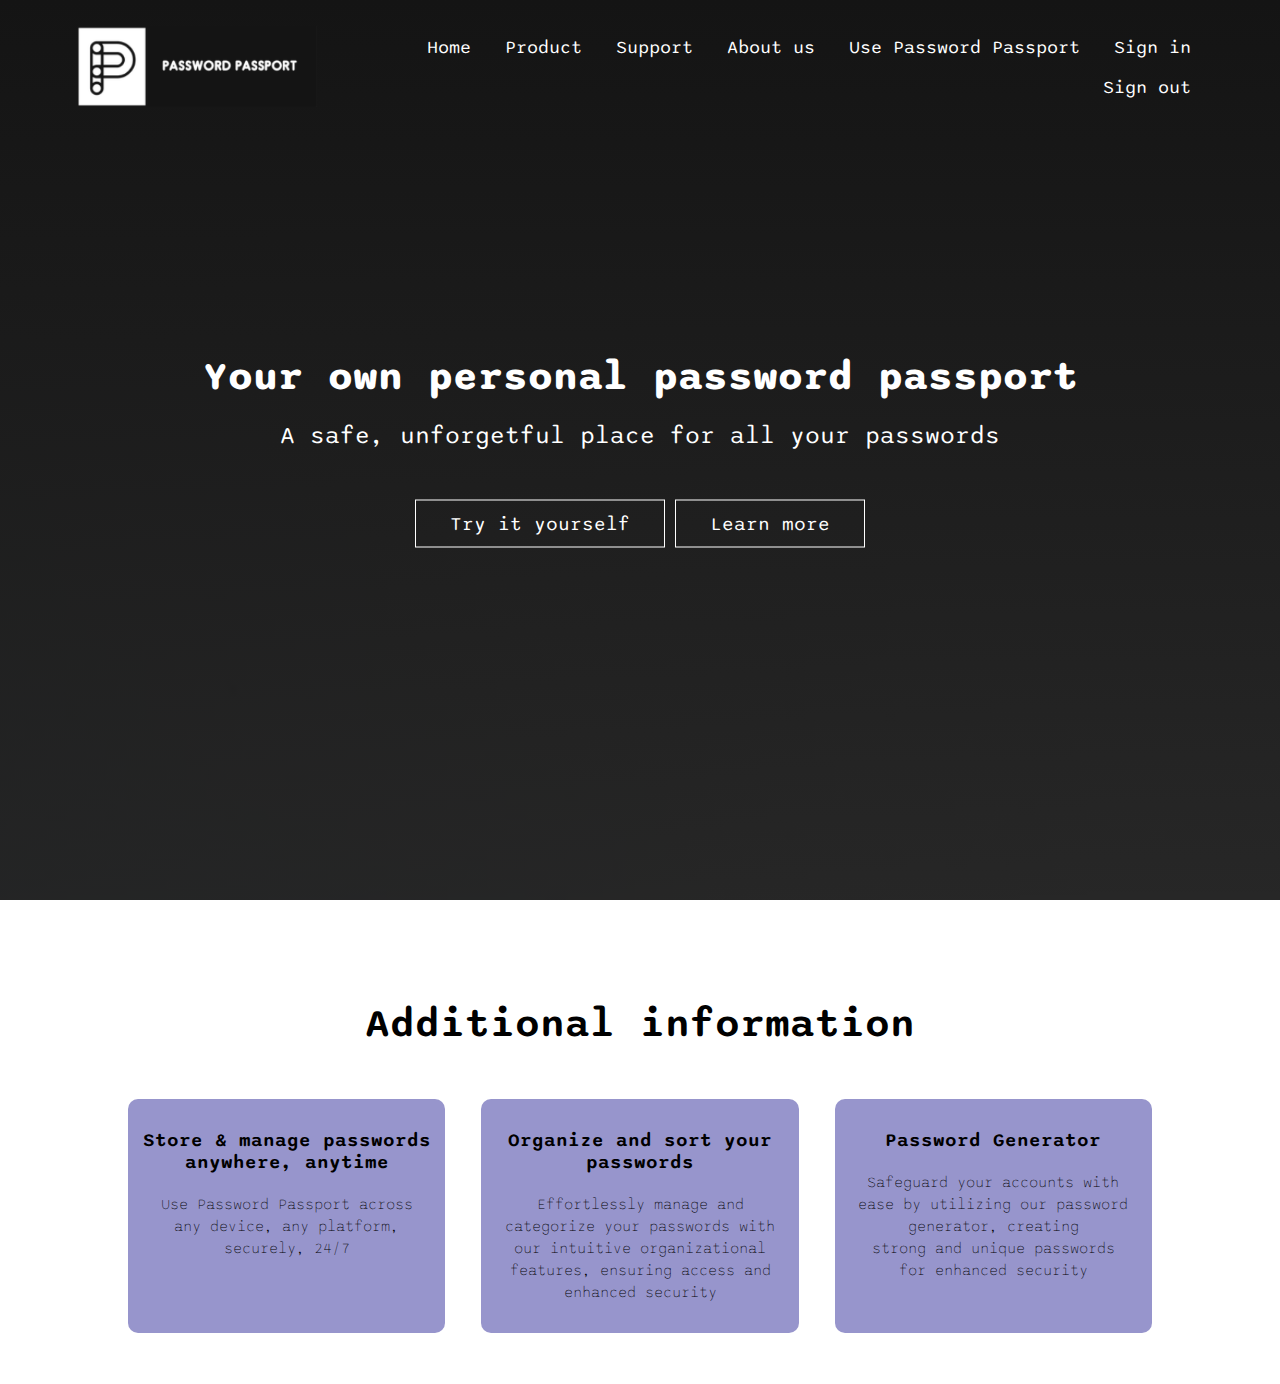
<file: Password Passport Website/index.html>
<!DOCTYPE html>
<html>
<head>
    <meta name="viewport" content="with=device-width, initial scale=1.0">
    <title>Password Passport</title>
    <link rel="stylesheet" href="style.css">
    <link rel="preconnect" href="https://fonts.googleapis.com">
    <link rel="preconnect" href="https://fonts.gstatic.com" crossorigin>
    <link href="https://fonts.googleapis.com/css2?family=Lato:wght@400;900&family=Sono&display=swap" rel="stylesheet">
    <link rel="stylesheet" href="https://cdnjs.cloudflare.com/ajax/libs/font-awesome/6.4.2/css/all.min.css">
</head>
<body>
<section class="header">
    <nav>
        <a href="index.html"><img src="images/logo.png" alt=""></a>
        <div class="nav-links" id="navLinks">
            <i class="fa-solid fa-xmark" onclick="hideMenu()"></i>
            <ul>
                <li><a href="">Home</a></li>
                <li><a href="">Product</a></li>
                <li><a href="">Support</a></li>
                <li><a href="">About us</a></li>
                <li><a href="dashboard/dashboard.php">Use Password Passport</a></li>
                <li><a href="sign_folder/signin.html">Sign in</a></li>
                <li><a href="signout.php">Sign out</a></li>
            </ul>
        </div>
        <i class="fa-solid fa-bars" onclick="showMenu()"></i>
    </nav>

<div class="text-box">
    <h2>Your own personal password passport</h2>
    <p>A safe, unforgetful place for all your passwords</p>
    <a href="" class="hero-btn">Try it yourself</a>
    <a href="" class="hero-btn">Learn more</a>
</div>

</section>



<section class="info">
    <h2> Additional information</h2>


    <div class="row">
        <div class="info-col">
            <h3>Store & manage passwords anywhere, anytime</h3>
            <p>Use Password Passport across any device, any platform, securely, 24/7</p>
        </div>
        <div class="info-col">
            <h3>Organize and sort your passwords</h3>
            <p>Effortlessly manage and categorize your passwords with our intuitive organizational <br> features, ensuring  access and enhanced security</p>
        </div>
        <div class="info-col">
            <h3>Password Generator</h3>
            <p>Safeguard your accounts with ease by utilizing our password generator, creating <br> strong and unique passwords for enhanced security</p>
        </div>
    </div>
</section>






</body>
</html>
</file>
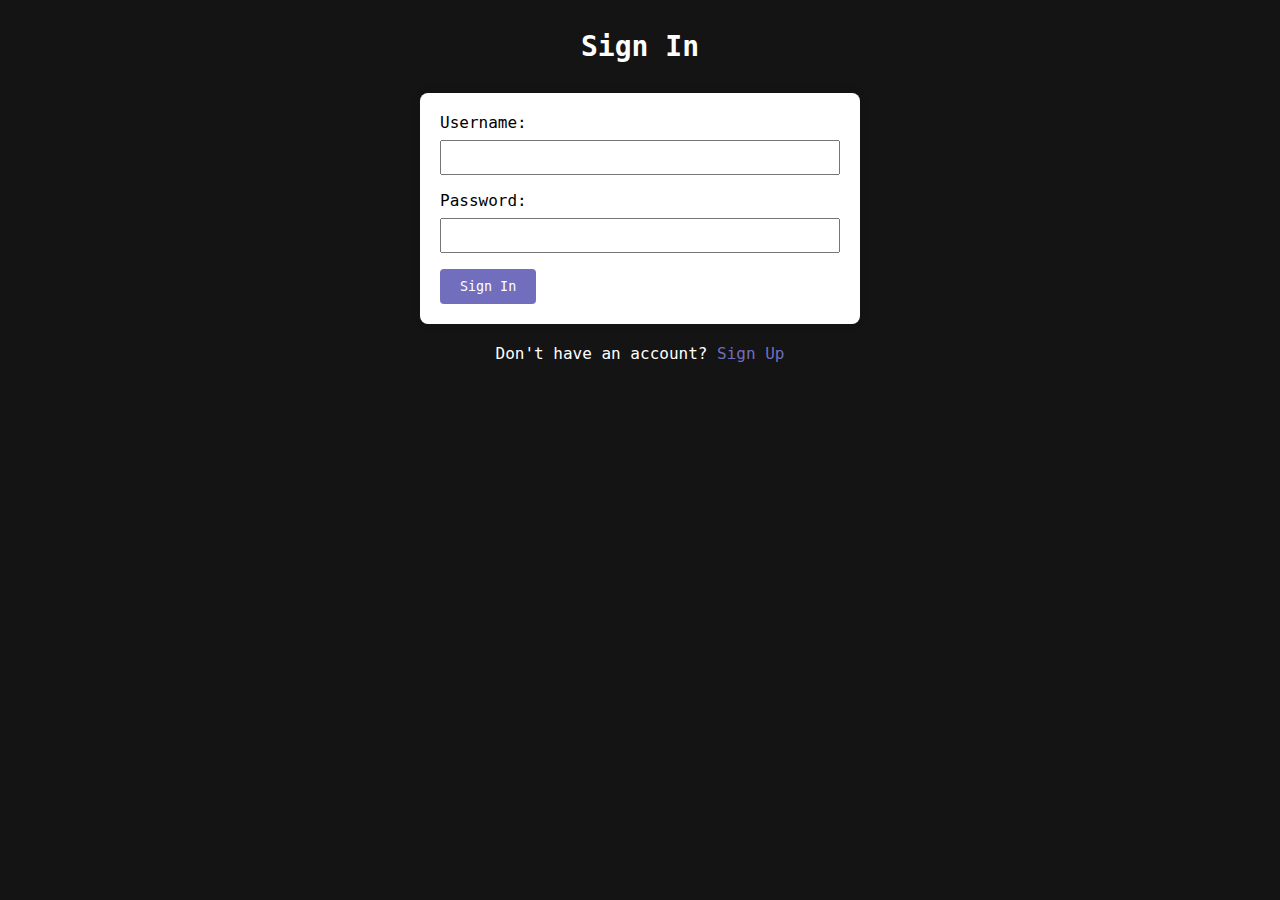
<file: Password Passport Website/sign_folder/signin.html>
<!DOCTYPE html>
<html lang="en">
<head>
    <meta charset="UTF-8">
    <meta name="viewport" content="width=device-width, initial-scale=1.0">
    <title>Sign In - Password Passport</title>
    <link rel="stylesheet" href="signin.css">
</head>
<body>
    <h2>Sign In</h2>


    
    <form action="signin_script.php" method="POST">

        <label for="username">Username:</label>
        <input type="text" id="username" name="username" required>

        <label for="password">Password:</label>
        <input type="password" id="password" name="password" required>

        <button type="submit">Sign In</button>
    </form>

    <p>Don't have an account? <a href="signup.html">Sign Up</a></p>


</body>
</html>
</file>
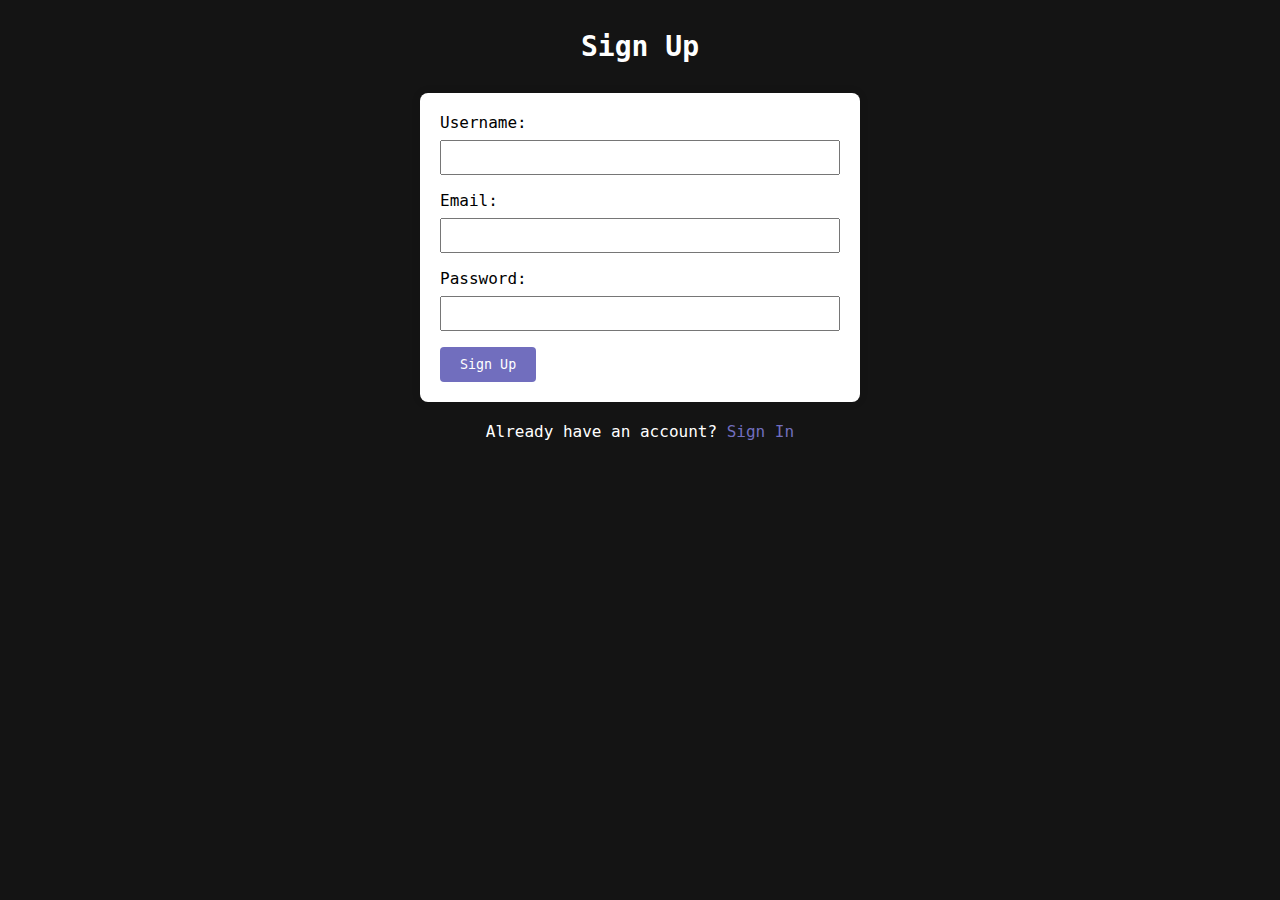
<file: Password Passport Website/sign_folder/signup.html>
<!DOCTYPE html>
<html lang="en">
<head>
    <meta charset="UTF-8">
    <meta name="viewport" content="width=device-width, initial-scale=1.0">
    <title>Sign Up - Password Passport</title>
    <link rel="stylesheet" href="signup.css">
</head>
<body>
    <h2>Sign Up</h2>

    <form action="signup_script.php" method="post">
        <label for="username">Username:</label>
        <input type="text" id="username" name="username" required>

        <label for="email">Email:</label>
        <input type="email" id="email" name="email" required>

        <label for="password">Password:</label>
        <input type="password" id="password" name="password" required>

        <button type="submit">Sign Up</button>
    </form>

    <p>Already have an account? <a href="signin.html">Sign In</a></p>


</body>
</html>
</file>
<file: Password Passport Website/style.css>
*{
    margin: 0;
    padding: 0;
    font-family: 'Lato', sans-serif;
    font-family: 'Sono', monospace;
}

.header{
    min-height: 100vh;
    width: 100%;
    background-image: linear-gradient(#141414,rgba(0, 0, 0, 0.849)), url(images/background.jpg);
    background-position: center;
    background-size: cover;
    position: relative;
}

nav{
    display: flex;
    padding: 2% 6%;
    justify-content: space-between;
    align-items: center;
}

nav img{
    width: 240px;
}

.nav-links{
    flex: 1;
    text-align: right;
}

.nav-links ul li{
    list-style: none;
    display: inline-block;
    padding: 8px 12px;
    position: relative;
}

.nav-links ul li a{
    color: #fff;
    text-decoration: none;
    font-size: 18px;
}

.nav-links ul li::after{
    content: '';
    width: 0%;
    height: 3px;
    background: #716ebe;
    display:block;
    margin: auto;
    transition: 0.5s;
}

.nav-links ul li:hover::after{
    width: 100%;
}

.text-box{
    width: 90%;
    color: white;
    position: absolute;
    top: 50%;
    left: 50%;
    transform: translate(-50%,-50%);
    text-align: center;
}

.text-box h2{
    font-size: 40px;
}

.text-box p{
    color: white;
    margin: 20px 0 50px;
    font-size: 24px;
}

.hero-btn{
    display: inline-block;
    text-decoration: none;
    color: white;
    border: 1px solid white;
    padding: 12px 34px;
    font-size: 19px;
    background: transparent;
    position: relative;
    cursor: pointer;
}

.hero-btn:hover{
    border: 1px solid #716ebe;
    background: #716ebe;
    transition: 1s;
}

nav .fa-solid{
    display: none;
}

@media(max-width: 700px){
    .text-box h2{
        font-size: 20px;
    }
    .text-box p{
        margin: 20px 0 50px;
        font-size: 12px;
    }
    .nav-links ul li{
        display: block;
    }
    .nav-links{
        position: absolute;
        background: #716ebe;
        height: 100vh;
        width: 200px;
        top: 0;
        right: -200px;
        text-align: left;
        z-index: 2;
        transition: 1s;
    }
    nav .fa-solid{
        display: block;
        color: white;
        margin: 10px;
        font-size: 22px;
        cursor: pointer;
    }
    .nav-links ul{
        padding: 30px;
    }
}


.info{
    width: 80%;
    margin: auto;
    text-align: center;
    padding-top: 100px;
}

.info h2{
    font-size: 40px;
    font-weight: 600;
}
.info p{
    font-size: 24px;
    font-weight: 300;
    line-height: 22px;
    padding: 10px;
}

.row{
    margin-top: 5%;
    display: flex;
    justify-content: space-between;
}



.row p{
    font-size: 15px;
    font-weight: 1;
}

.info-col{
    flex-basis: 31%;
    background: #9795cc;
    border-radius: 10px;
    margin-bottom: 5%;
    padding: 20px 12px;
    box-sizing: border-box;
    transition: 0.5s;
}

h3{
    text-align: center;
    font-weight: 600;
    margin: 10px 0;
}



.info-col:hover{
    box-shadow: 0 0 20px 10px rgba(0,0,0,0.2);
}

@media(max-width: 700px){
    .row{
        flex-direction: column;
    }
}


.photos{
    width: 80%;
    margin: auto;
    text-align: center;
    padding-top: 50px;

}
</file>
<file: Password Passport Website/sign_folder/signin.css>
*{
    margin: 0;
    padding: 0;
    font-family: 'Lato', sans-serif;
    font-family: 'Sono', monospace;
}

body {
    background-color: #141414; 
}

form {
    max-width: 400px;
    margin: 0 auto;
    background-color: #fff;
    padding: 20px;
    border-radius: 8px;
    box-shadow: 0 0 10px rgba(0, 0, 0, 0.1);
    margin-top: 30px;
}

h2{
    text-align: center;
    font-weight: 600;
    margin: 30px 0 10px; 
    color: #fff;
    text-decoration: none;
    font-size: 28px;
}

label {
    display: block;
    margin-bottom: 8px;
}

input {
    width: 100%;
    padding: 8px;
    margin-bottom: 16px;
    box-sizing: border-box;
}

button {
    background-color: #716ebe;
    color: #fff;
    padding: 10px 20px;
    border: none;
    border-radius: 4px;
    cursor: pointer;
}

button:hover {
    background-color: #554f99;
}

p {
    margin-top: 20px;
    text-align: center;
    color: #fff;

    a{
        text-decoration: none;
        color: #716ebe;
    }
}
</file>
<file: Password Passport Website/sign_folder/signup.css>
*{
    margin: 0;
    padding: 0;
    font-family: 'Lato', sans-serif;
    font-family: 'Sono', monospace;
}

body {
    background-color: #141414; 
}

form {
    max-width: 400px;
    margin: 0 auto;
    background-color: #fff;
    padding: 20px;
    border-radius: 8px;
    box-shadow: 0 0 10px rgba(0, 0, 0, 0.1);
    margin-top: 30px;
}

h2{
    text-align: center;
    font-weight: 600;
    margin: 30px 0 10px; 
    color: #fff;
    text-decoration: none;
    font-size: 28px;
}

label {
    display: block;
    margin-bottom: 8px;
}

input {
    width: 100%;
    padding: 8px;
    margin-bottom: 16px;
    box-sizing: border-box;
}

button {
    background-color: #716ebe;
    color: #fff;
    padding: 10px 20px;
    border: none;
    border-radius: 4px;
    cursor: pointer;
}

button:hover {
    background-color: #554f99;
}

p {
    margin-top: 20px;
    text-align: center;
    color: #fff;

    a{
        text-decoration: none;
        color: #716ebe;
    }
}
</file>
